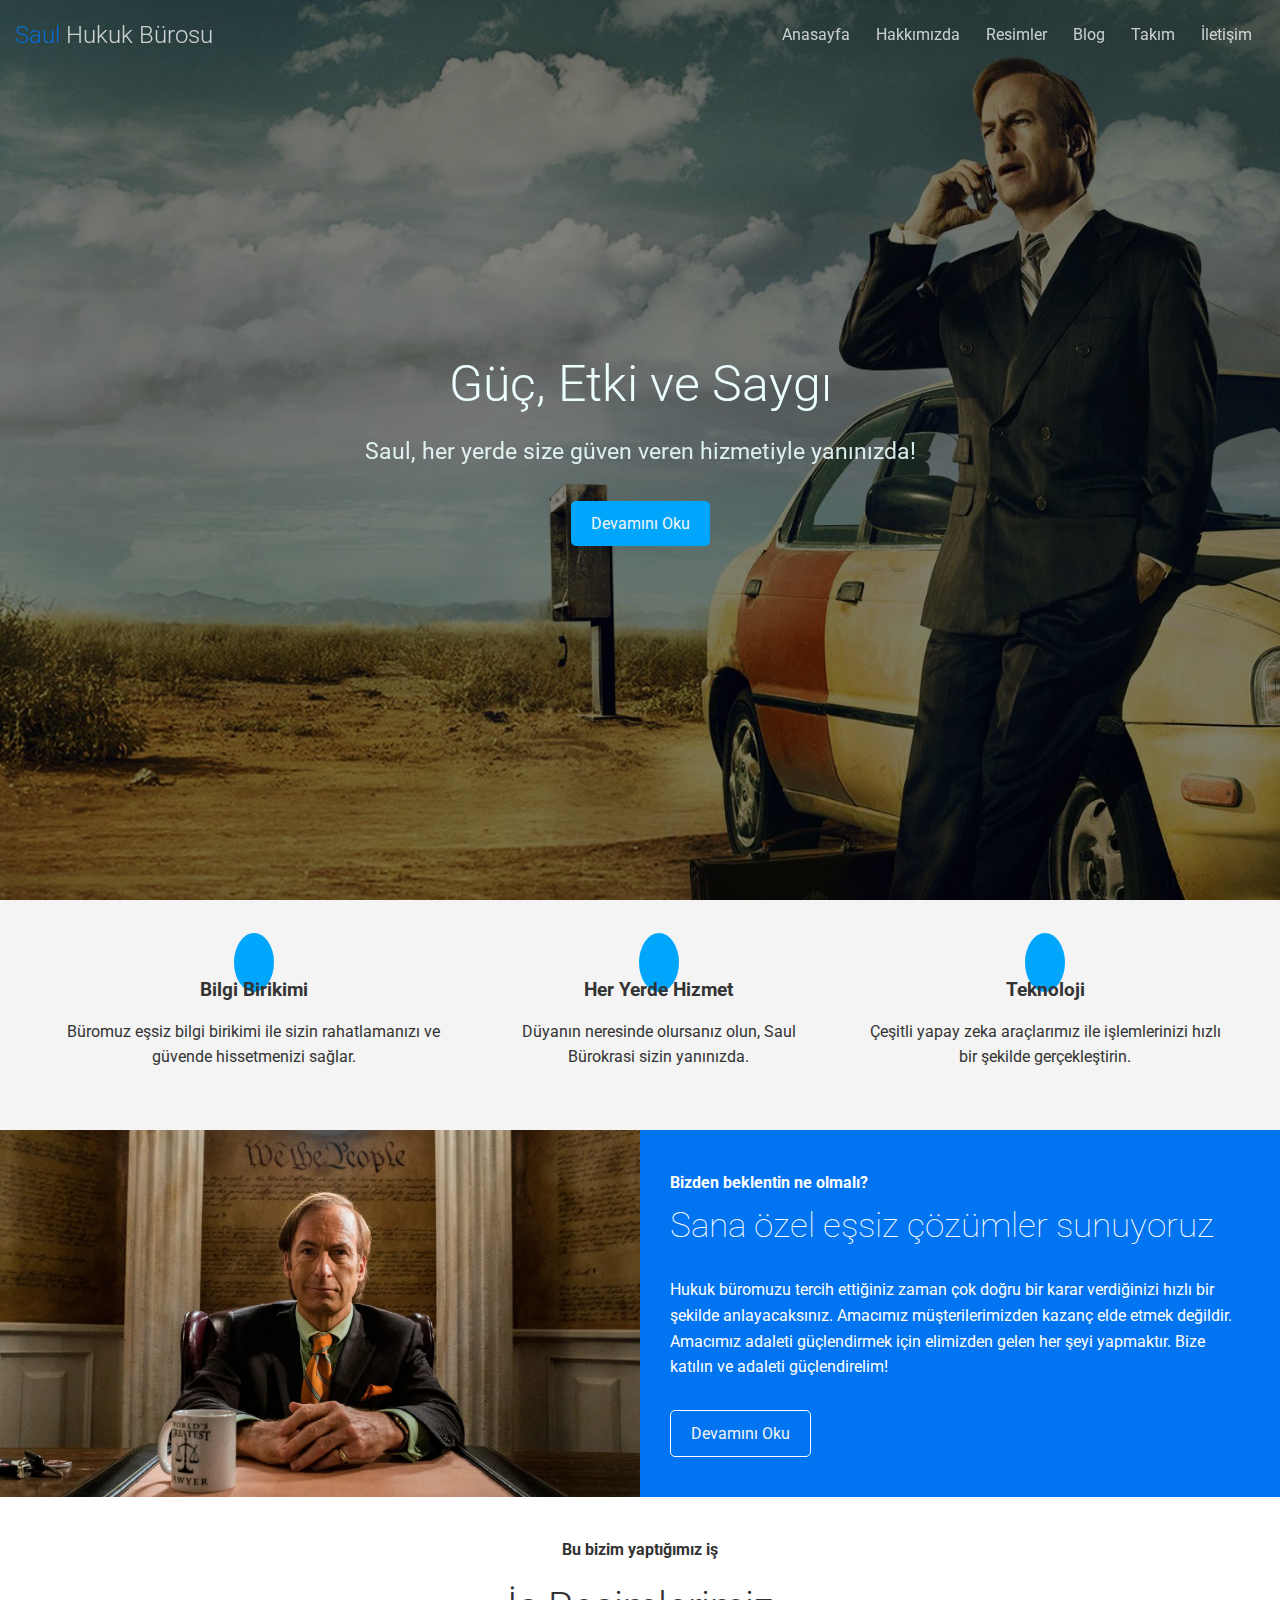
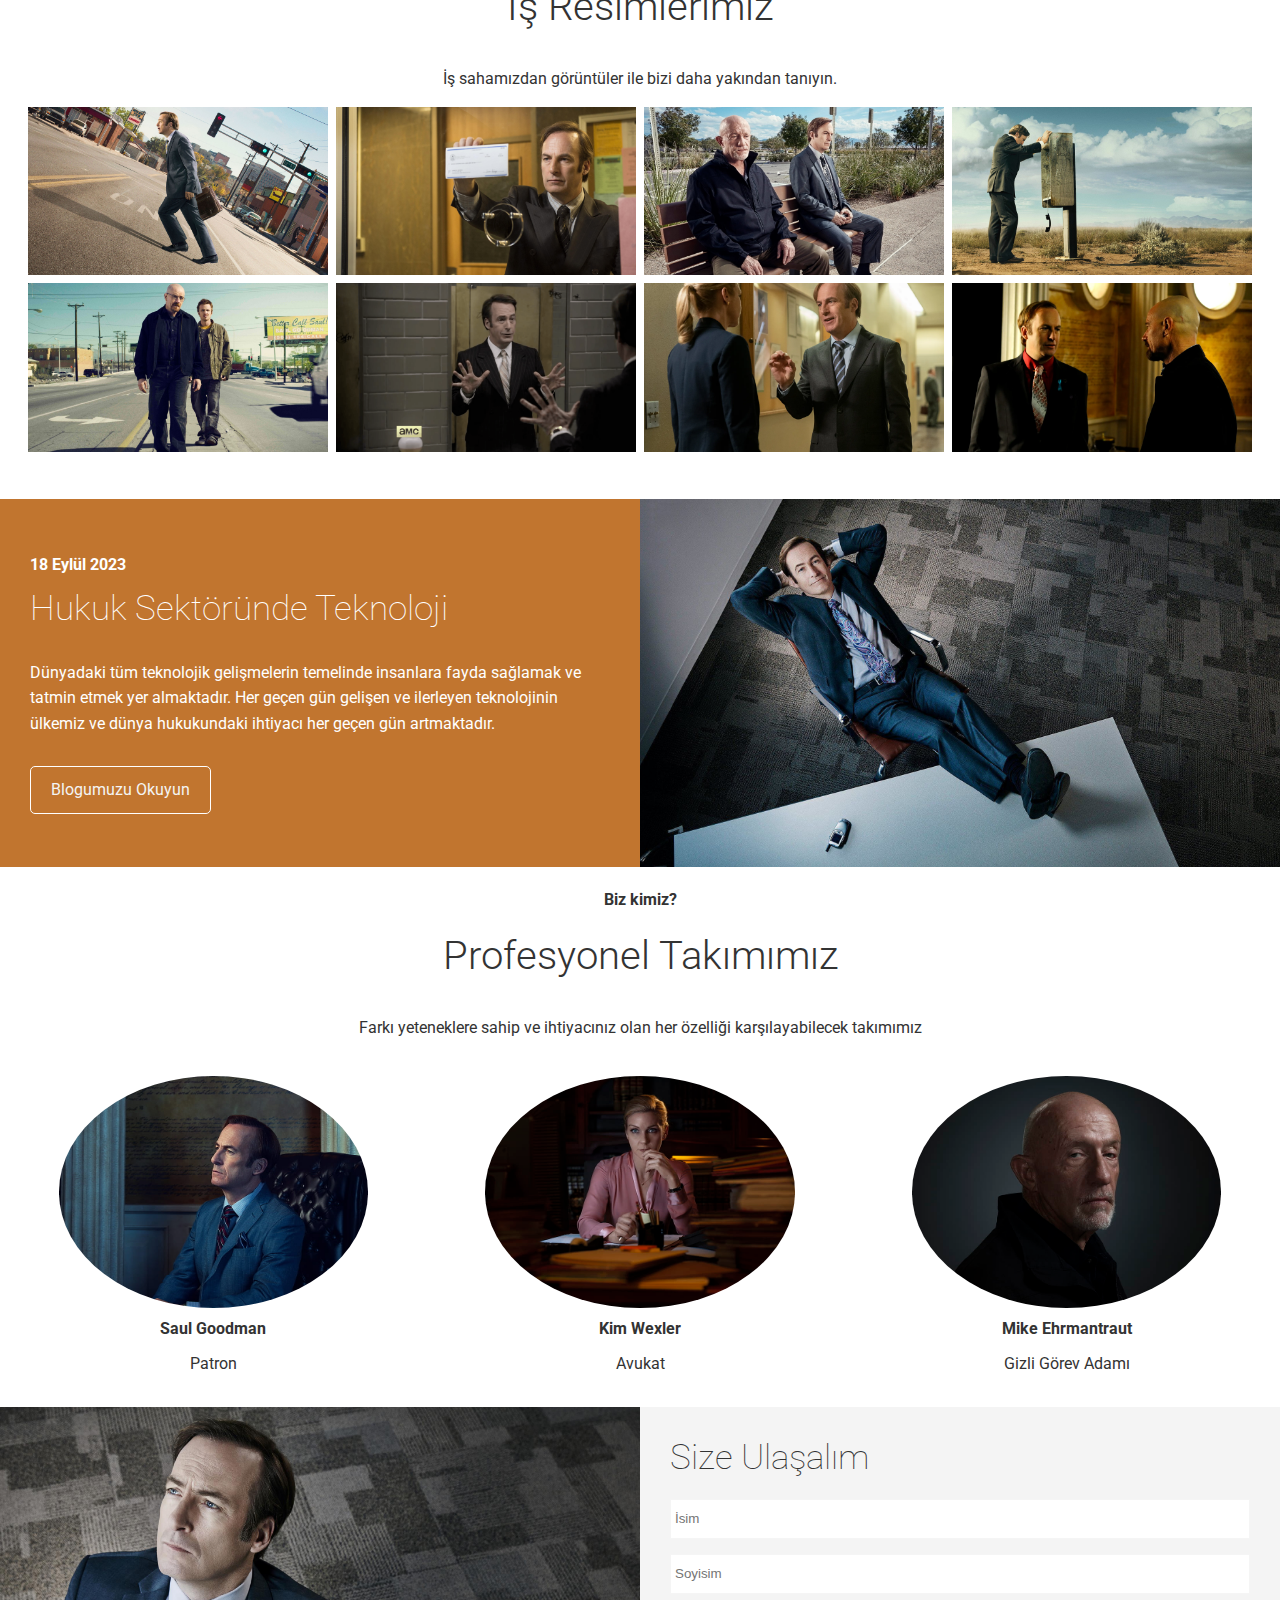
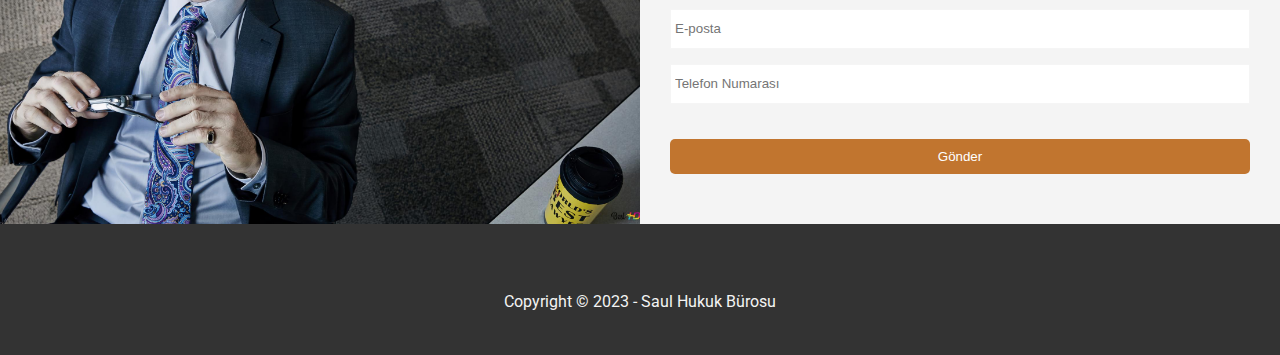
<file: index.html>
<!DOCTYPE html>
<html lang="en">
<head>
  <meta charset="UTF-8">
  <meta name="viewport" content="width=device-width, initial-scale=1.0">
  <link rel="shortcut icon" type=".image/x-icon" href="./images/favicon.ico">
  <link rel="stylesheet" href="https://cdnjs.cloudflare.com/ajax/libs/font-awesome/6.4.2/css/all.min.css" integrity="sha512-z3gLpd7yknf1YoNbCzqRKc4qyor8gaKU1qmn+CShxbuBusANI9QpRohGBreCFkKxLhei6S9CQXFEbbKuqLg0DA==" crossorigin="anonymous" referrerpolicy="no-referrer" />
  <link rel="stylesheet" href="./css/lightbox.min.css">
  <link rel="stylesheet" href="./css/style.css">
  <link rel="stylesheet" href="./css/utilities.css">
  <link rel="stylesheet" media="screen and (max-width: 840px)" href="./css/mobile.css">
  <title>Saul Hukuk Bürosu</title>
</head>
<body>
  <header class="hero">
    <div id="navbar" class="navbar top">
      <h1 class="logo"><span class="text-primary"><i class="fa-solid fa-gavel"></i>Saul</span> Hukuk Bürosu</h1>

      <nav>
        <ul>
          <li><a href="index.html">Anasayfa</a></li>
          <li><a href="#about">Hakkımızda</a></li>
          <li><a href="#pictures">Resimler</a></li>
          <li><a href="#blog">Blog</a></li>
          <li><a href="#team">Takım</a></li>
          <li><a href="#contact">İletişim</a></li>
        </ul>
      </nav>
    </div>

    <div class="content">
      <h1>Güç, Etki ve Saygı</h1>
      <P>Saul, her yerde size güven veren hizmetiyle yanınızda!</P>
      <a href="#about" class="btn"><i class="fas fa-chevron-right"></i> Devamını Oku</a>
    </div>
  </header>

  <main>
    <!-- Icons -->
    <section id="about" class="icons bg-light">
      <div class="flex-items">
        <div>
          <i class="fa-solid fa-infinity fa-2x"></i>
          <div>
            <h3>Bilgi Birikimi</h3>
            <p>Büromuz eşsiz bilgi birikimi ile sizin rahatlamanızı ve güvende hissetmenizi sağlar.</p>
          </div>
        </div>
        <div>
          <i class="fa-solid fa-plane fa-2x"></i>
          <div>
            <h3>Her Yerde Hizmet</h3>
            <p>Düyanın neresinde olursanız olun, Saul Bürokrasi sizin yanınızda.</p>
          </div>
        </div>
        <div>
          <i class="fa-solid fa-microchip fa-2x"></i>
          <div>
            <h3>Teknoloji</h3>
            <p>Çeşitli yapay zeka araçlarımız ile işlemlerinizi hızlı bir şekilde gerçekleştirin.</p>
          </div>
        </div>    
      </div>
    </section>

    <!-- About:Solutions -->
    <section class="solutions flex-columns">
      <div class="row">
        <div class="column">
          <div class="column-1">
            <img src="./images/SaulGoodman.jpg" alt="Saul Goodman">
          </div>
        </div>
        <div class="column">
          <div class="column-2 bg-primary">
            <h4>Bizden beklentin ne olmalı?</h4>
            <h2>Sana özel eşsiz çözümler sunuyoruz</h2>
            <p>Hukuk büromuzu tercih ettiğiniz zaman çok doğru bir karar verdiğinizi hızlı bir şekilde anlayacaksınız. Amacımız müşterilerimizden kazanç elde etmek değildir. Amacımız adaleti güçlendirmek için elimizden gelen her şeyi yapmaktır. Bize katılın ve adaleti güçlendirelim!</p>
            <a class="btn btn-outline" href="./expectation.html">Devamını Oku</a>
          </div>
        </div>
      </div>
    </section>

    <section id="pictures" class="pictures flex-grid section-padding">
      <header class="section-header">
        <h4>Bu bizim yaptığımız iş</h4>
        <h2>İş Resimlerimiz</h2>
        <p>İş sahamızdan görüntüler ile bizi daha yakından tanıyın.</p>
      </header>

      <div class="row">
        <div class="column">
          <a href="./images/image-1.jpg" 
          data-lightbox = "pictures" 
          data-title = "Lorem, ipsum dolor sit amet consectetur adipisicing elit. Explicabo, facere.">
          <img src="./images/image-1.jpg" alt="">
          </a>    
          <a href="./images/image-2.jpg" 
          data-lightbox = "pictures" 
          data-title = "Lorem, ipsum dolor sit amet consectetur adipisicing elit. Explicabo, facere.">
          <img src="./images/image-2.jpg" alt="">
          </a>       
        </div>
        <div class="column">
          <a href="./images/image-3.jpg" 
          data-lightbox = "pictures" 
          data-title = "Lorem, ipsum dolor sit amet consectetur adipisicing elit. Explicabo, facere.">
          <img src="./images/image-3.jpg" alt="">
          </a>    
          <a href="./images/image-4.jpg" 
          data-lightbox = "pictures" 
          data-title = "Lorem, ipsum dolor sit amet consectetur adipisicing elit. Explicabo, facere.">
          <img src="./images/image-4.jpg" alt="">
          </a>       
        </div>
        <div class="column">
          <a href="./images/image-5.jpg" 
          data-lightbox = "pictures" 
          data-title = "Lorem, ipsum dolor sit amet consectetur adipisicing elit. Explicabo, facere.">
          <img src="./images/image-5.jpg" alt="">
          </a>    
          <a href="./images/image-6.jpg" 
          data-lightbox = "pictures" 
          data-title = "Lorem, ipsum dolor sit amet consectetur adipisicing elit. Explicabo, facere.">
          <img src="./images/image-6.jpg" alt="">
          </a>       
        </div>
        <div class="column">
          <a href="./images/image-7.jpg" 
          data-lightbox = "pictures" 
          data-title = "Lorem, ipsum dolor sit amet consectetur adipisicing elit. Explicabo, facere.">
          <img src="./images/image-7.jpg" alt="">
          </a>    
          <a href="./images/image-8.jpg" 
          data-lightbox = "pictures" 
          data-title = "Lorem, ipsum dolor sit amet consectetur adipisicing elit. Explicabo, facere.">
          <img src="./images/image-8.jpg" alt="">
          </a>       
        </div>
      </div>
    </section>

    <!-- Blog -->
    <section id="blog" class="solutions flex-columns">
      <div class="row row-reverse">
        <div class="column">
          <div class="column-1">
            <img src="./images/blog.jpg" alt="Saul Goodman">
          </div>
        </div>
        <div class="column">
          <div class="column-2 bg-secondary">
            <h4>18 Eylül 2023</h4>
            <h2>Hukuk Sektöründe Teknoloji</h2>
            <p>Dünyadaki tüm teknolojik gelişmelerin temelinde insanlara fayda sağlamak ve tatmin etmek yer almaktadır. Her geçen gün gelişen ve ilerleyen teknolojinin ülkemiz ve dünya hukukundaki ihtiyacı her geçen gün artmaktadır.</p>
            <a href="blog.html" class="btn btn-outline">Blogumuzu Okuyun</a>
          </div>
        </div>
      </div>
    </section>

    <!-- Team -->
    <section id="team" class="team">
      <header class="section-header">
        <h4>Biz kimiz?</h4>
        <h2>Profesyonel Takımımız</h2>
        <p>Farkı yeteneklere sahip ve ihtiyacınız olan her özelliği karşılayabilecek takımımız</p>
      </header>

      <div class="flex-items">
        <div>
          <img src="./images/team-1.jpg" alt="Saul Goodman">
          <h4>Saul Goodman</h4>
          <p>Patron</p>
        </div>
        <div>
          <img src="./images/team-2.jpg" alt="Kim Wexler">
          <h4>Kim Wexler</h4>
          <p>Avukat</p>
        </div>
        <div>
          <img src="./images/team-3.jpg" alt="Mike Ehrmantraut">
          <h4>Mike Ehrmantraut</h4>
          <p>Gizli Görev Adamı</p>
        </div>    
      </div>
    </section>

    <!-- Contact -->
    <section id="contact" class="contact flex-columns">
      <div class="row">
        <div class="column">
          <div class="column-1">
            <img src="./images/contact.jpg" alt="Saul Goodman">
          </div>
        </div>
        <div class="column">
          <div class="column-2 bg-light">
            <h2>Size Ulaşalım</h2>
            <form action="">
              <div class="form-group">
                <input type="text" placeholder="İsim" name="İsim">
              </div>
              <div class="form-group">
                <input type="text" placeholder="Soyisim" name="Soyisim">
              </div>
              <div class="form-group">
                <input type="email" placeholder="E-posta" name="E-posta">
              </div>
              <div class="form-group">
                <input type="email" placeholder="Telefon Numarası" name="Telefon Numarası">
              </div>
              <button class="btn btn-secondary" type="submit">Gönder</button>
            </form>
          </div>
        </div>
      </div>
    </section>
  </main>

  <footer>
    <div class="footer-icons">
      <a href=""><i class="fa-brands fa-instagram fa-2x"></i></a>
      <a href=""><i class="fa-brands fa-facebook fa-2x"></i></a>
      <a href=""><i class="fa-brands fa-youtube fa-2x"></i></a>
      <a href=""><i class="fa-brands fa-twitter fa-2x"></i></a>
    </div>
    <p>Copyright &copy; 2023 - Saul Hukuk Bürosu</p>
  </footer>

  <script src="https://code.jquery.com/jquery-3.7.1.min.js" integrity="sha256-/JqT3SQfawRcv/BIHPThkBvs0OEvtFFmqPF/lYI/Cxo=" crossorigin="anonymous"></script>

  <script src="./js/lightbox.min.js"></script>

  <script>
    const navbar = document.getElementById('navbar');
    let scrolled = false;

    window.onscroll = function (){
      if (window.pageYOffset > 100) {
        navbar.classList.remove('top');
        if (!scrolled) {
          navbar.style.transform = 'translateY(-70px)'
        }
        setTimeout (function () {
          navbar.style.transform = 'translateY(0)'
          scrolled = true;
        }, 200);
      } else {
        navbar.classList.add('top');
        scrolled = false;
      }
    }

    // Smooth Scrolling
    $('#navbar a , .btn').on('click', function(e) {
      if (this.hash !== '') {
        e.preventDefault();

        const hash = this.hash;

        $('html, body').animate(
          {
            scrollTop: $(hash).offset().top - 100,
          },
          800
        );
      }
    });
  </script>
</body>
</html>
</file>
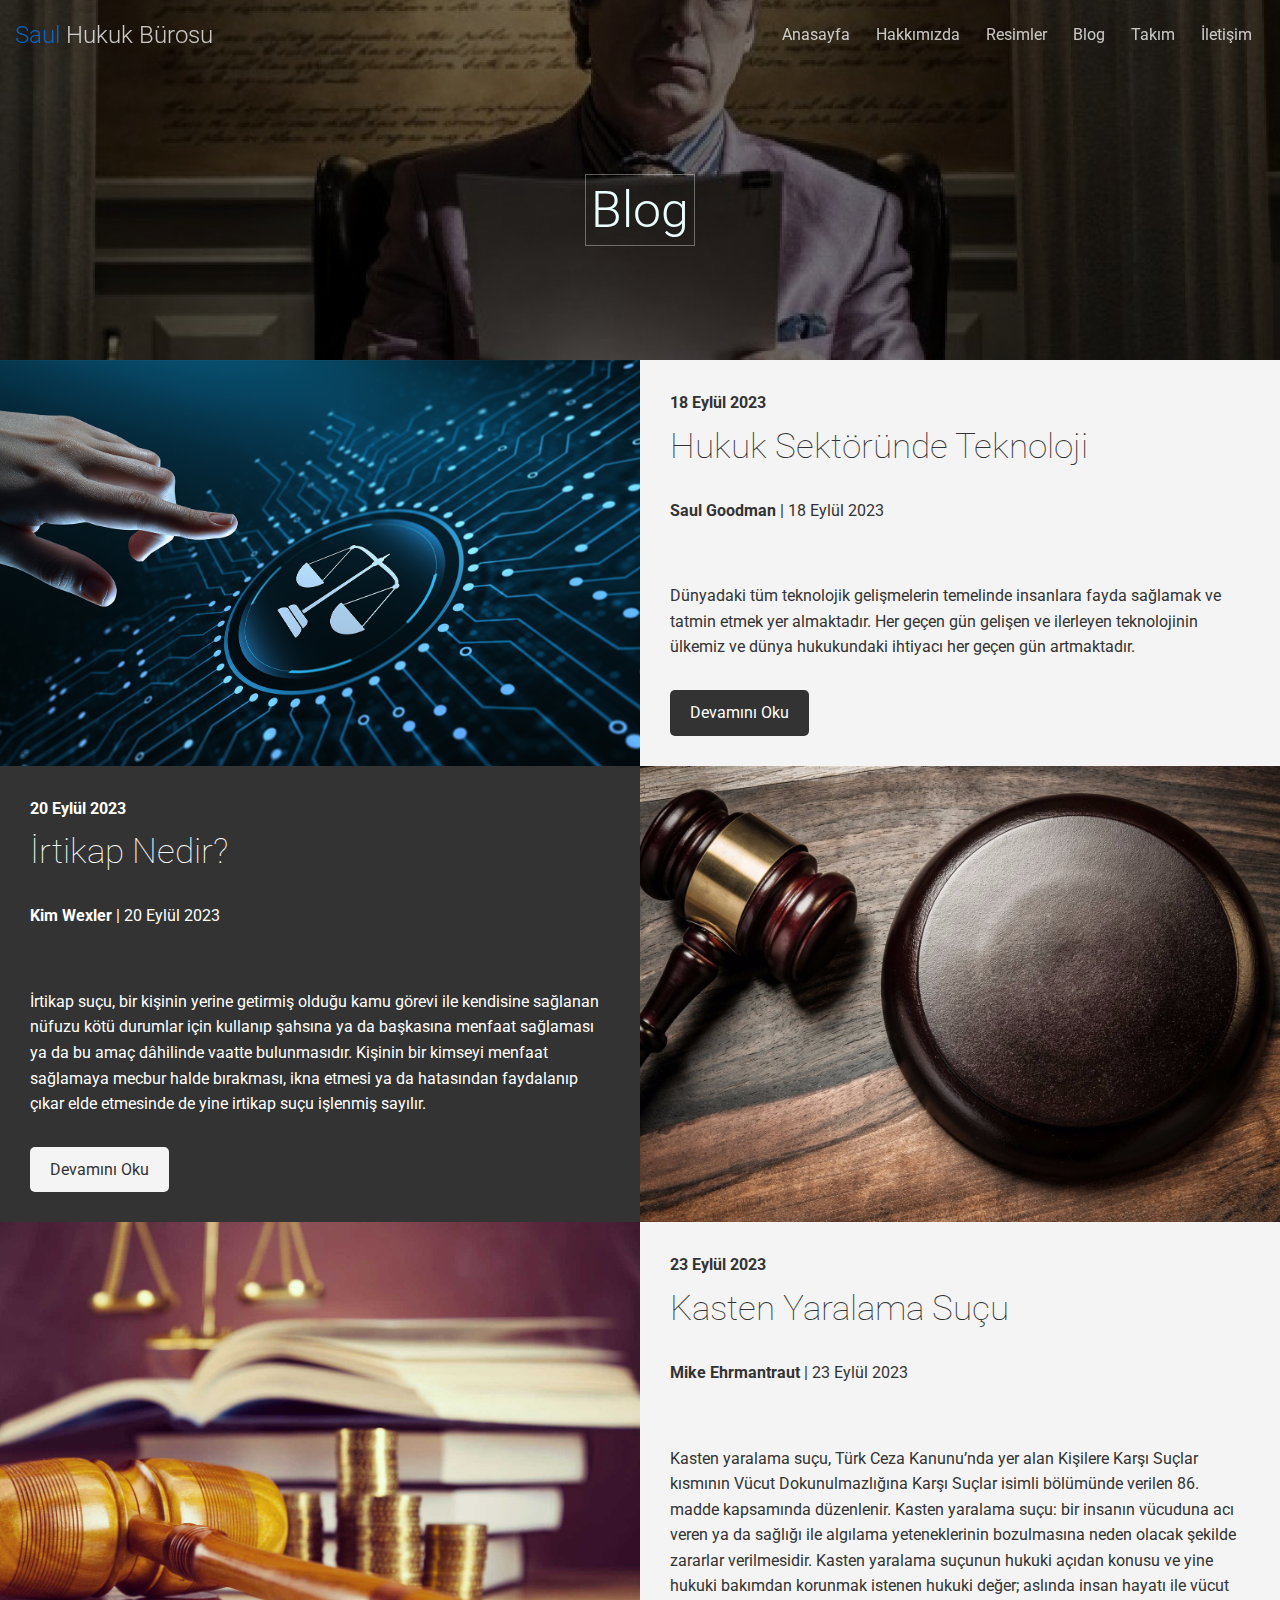
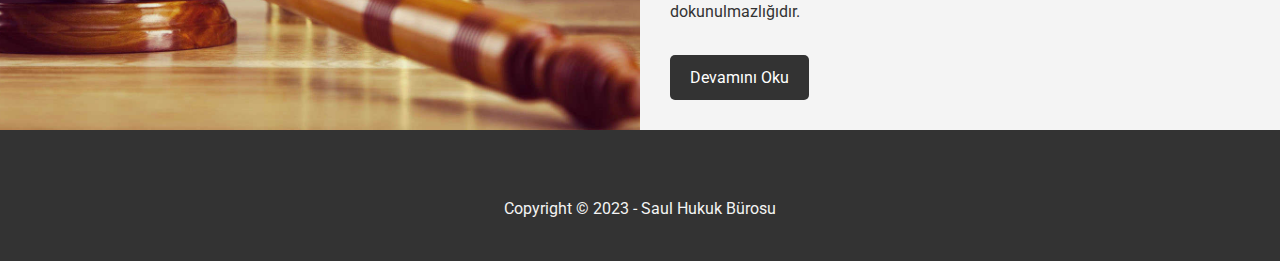
<file: blog.html>
<!DOCTYPE html>
<html lang="en">
<head>
  <meta charset="UTF-8">
  <meta name="viewport" content="width=device-width, initial-scale=1.0">
  <link rel="shortcut icon" type=".image/x-icon" href="./images/favicon.ico">
  <link rel="stylesheet" href="https://cdnjs.cloudflare.com/ajax/libs/font-awesome/6.4.2/css/all.min.css" integrity="sha512-z3gLpd7yknf1YoNbCzqRKc4qyor8gaKU1qmn+CShxbuBusANI9QpRohGBreCFkKxLhei6S9CQXFEbbKuqLg0DA==" crossorigin="anonymous" referrerpolicy="no-referrer" />
  <link rel="stylesheet" href="./css/style.css">
  <link rel="stylesheet" href="./css/utilities.css">
  <link rel="stylesheet" media="screen and (max-width: 840px)" href="./css/mobile.css">
  <title>Saul Hukuk Bürosu</title>
</head>
<body>
  <header class="hero blog">
    <div id="navbar" class="navbar top">
      <h1 class="logo"><span class="text-primary"><i class="fa-solid fa-gavel"></i>Saul</span> Hukuk Bürosu</h1>

      <nav>
        <ul>
          <li><a href="index.html">Anasayfa</a></li>
          <li><a href="index.html#about">Hakkımızda</a></li>
          <li><a href="index.html#pictures">Resimler</a></li>
          <li><a href="index.html#blog">Blog</a></li>
          <li><a href="index.html#team">Takım</a></li>
          <li><a href="index.html#contact">İletişim</a></li>
        </ul>
      </nav>
    </div>

    <div class="content">
      <h1>Blog</h1>
    </div>
  </header>

  <section id="blog-1" class="flex-columns">
    <div class="row">
      <div class="column">
        <div class="column-1">
          <img src="./images/post-1.jpg" alt="Saul Goodman">
        </div>
      </div>
      <div class="column">
        <div class="column-2 bg-light">
          <h4>18 Eylül 2023</h4>
          <h2>Hukuk Sektöründe Teknoloji</h2>
          <p><span class="bold"><i class="fa-solid fa-user"></i>Saul Goodman</span> | 18 Eylül 2023</p>
          <p>Dünyadaki tüm teknolojik gelişmelerin temelinde insanlara fayda sağlamak ve tatmin etmek yer almaktadır. Her geçen gün gelişen ve ilerleyen teknolojinin ülkemiz ve dünya hukukundaki ihtiyacı her geçen gün artmaktadır.</p>
          <a href="post.html#post-1" class="btn btn-dark">Devamını Oku</a>
        </div>
      </div>
    </div>
  </section>

  <section id="blog-2" class="flex-columns">
    <div class="row row-reverse">
      <div class="column">
        <div class="column-1">
          <img src="./images/post-2.jpg" alt="Saul Goodman">
        </div>
      </div>
      <div class="column">
        <div class="column-2 bg-dark">
          <h4>20 Eylül 2023</h4>
          <h2>İrtikap Nedir?</h2>
          <p><span class="bold"><i class="fa-solid fa-user"></i>Kim Wexler</span> | 20 Eylül 2023</p>
          <p>İrtikap suçu, bir kişinin yerine getirmiş olduğu kamu görevi ile kendisine sağlanan nüfuzu kötü durumlar için kullanıp şahsına ya da başkasına menfaat sağlaması ya da bu amaç dâhilinde vaatte bulunmasıdır. Kişinin bir kimseyi menfaat sağlamaya mecbur halde bırakması, ikna etmesi ya da hatasından faydalanıp çıkar elde etmesinde de yine irtikap suçu işlenmiş sayılır.</p>
          <a href="post.html#post-2" class="btn btn-light">Devamını Oku</a>
        </div>
      </div>
    </div>
  </section>

  <section id="blog-3" class="flex-columns">
    <div class="row">
      <div class="column">
        <div class="column-1">
          <img src="./images/post-3.jpg" alt="Saul Goodman">
        </div>
      </div>
      <div class="column">
        <div class="column-2 bg-light">
          <h4>23 Eylül 2023</h4>
          <h2>Kasten Yaralama Suçu</h2>
          <p><span class="bold"><i class="fa-solid fa-user"></i>Mike Ehrmantraut</span> | 23 Eylül 2023</p>
          <p>Kasten yaralama suçu, Türk Ceza Kanunu’nda yer alan Kişilere Karşı Suçlar kısmının Vücut Dokunulmazlığına Karşı Suçlar isimli bölümünde verilen 86. madde kapsamında düzenlenir. Kasten yaralama suçu: bir insanın vücuduna acı veren ya da sağlığı ile algılama yeteneklerinin bozulmasına neden olacak şekilde zararlar verilmesidir. Kasten yaralama suçunun hukuki açıdan konusu ve yine hukuki bakımdan korunmak istenen hukuki değer; aslında insan hayatı ile vücut dokunulmazlığıdır.</p>
          <a href="post.html#post-3" class="btn btn-dark">Devamını Oku</a>
        </div>
      </div>
    </div>
  </section>

  <footer>
    <div class="footer-icons">
      <a href=""><i class="fa-brands fa-instagram fa-2x"></i></a>
      <a href=""><i class="fa-brands fa-facebook fa-2x"></i></a>
      <a href=""><i class="fa-brands fa-youtube fa-2x"></i></a>
      <a href=""><i class="fa-brands fa-twitter fa-2x"></i></a>
    </div>
    <p>Copyright &copy; 2023 - Saul Hukuk Bürosu</p>
  </footer>

  <script>
    const navbar = document.getElementById('navbar');
    let scrolled = false;

    window.onscroll = function (){
      if (window.pageYOffset > 100) {
        navbar.classList.remove('top');
        if (!scrolled) {
          navbar.style.transform = 'translateY(-70px)'
        }
        setTimeout (function () {
          navbar.style.transform = 'translateY(0)'
          scrolled = true;
        }, 200);
      } else {
        navbar.classList.add('top');
        scrolled = false;
      }
    }
  </script>
</body>
</html>
</file>
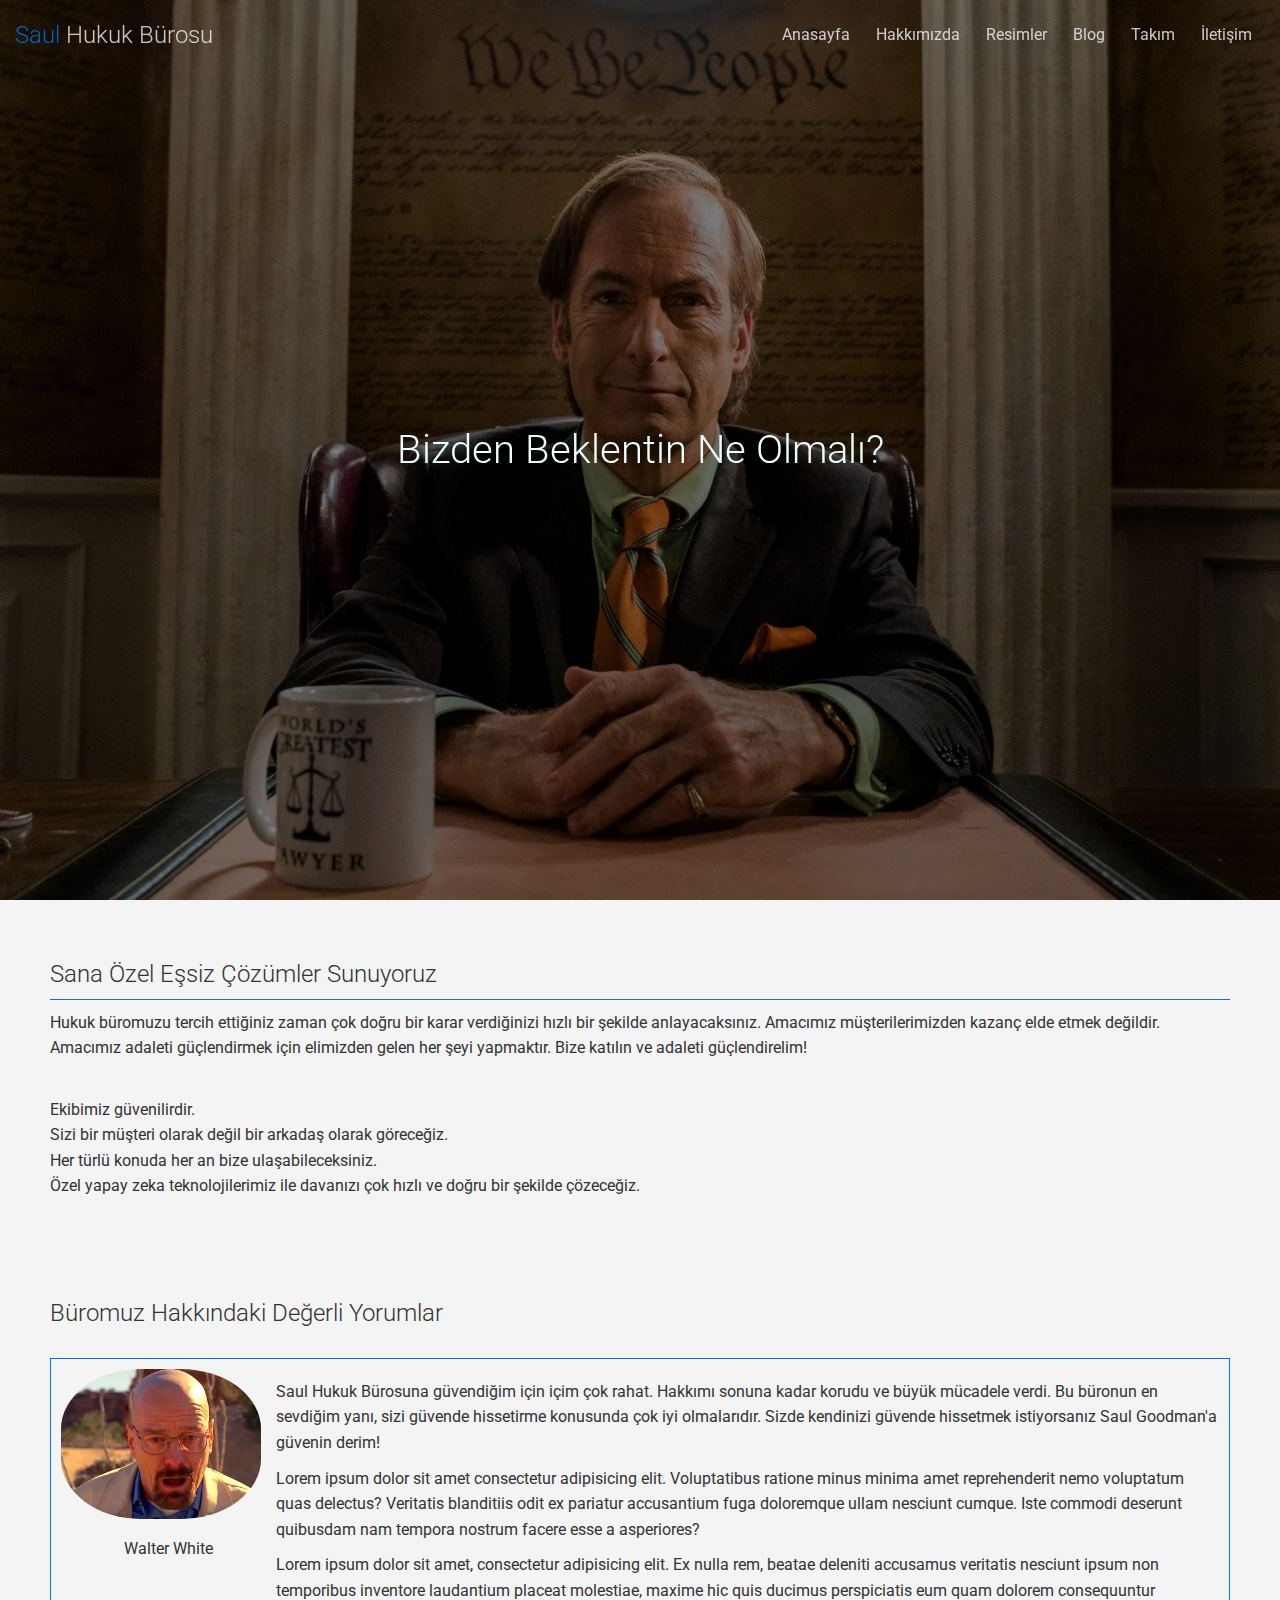
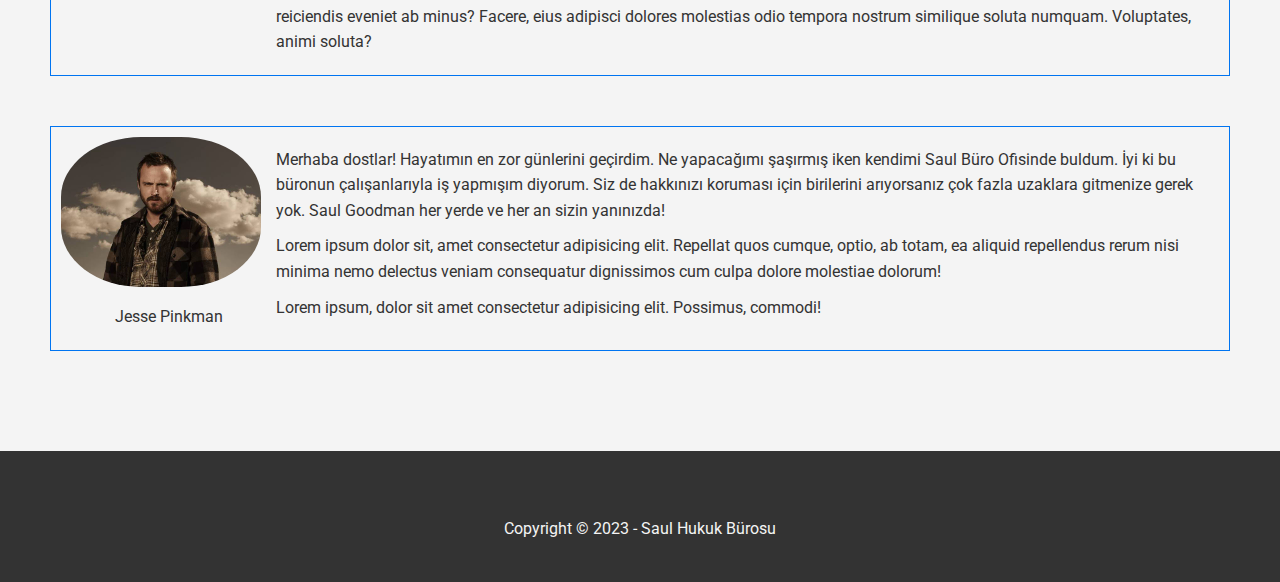
<file: expectation.html>
<!DOCTYPE html>
<html lang="en">
<head>
  <meta charset="UTF-8">
  <meta name="viewport" content="width=device-width, initial-scale=1.0">
  <link rel="shortcut icon" type=".image/x-icon" href="./images/favicon.ico">
  <link rel="stylesheet" href="https://cdnjs.cloudflare.com/ajax/libs/font-awesome/6.4.2/css/all.min.css" integrity="sha512-z3gLpd7yknf1YoNbCzqRKc4qyor8gaKU1qmn+CShxbuBusANI9QpRohGBreCFkKxLhei6S9CQXFEbbKuqLg0DA==" crossorigin="anonymous" referrerpolicy="no-referrer" />
  <link rel="stylesheet" href="./css/style.css">
  <link rel="stylesheet" href="./css/utilities.css">
  <link rel="stylesheet" media="screen and (max-width: 840px)" href="./css/mobile.css">
  <title>Saul Hukuk Bürosu</title>
</head>
<body>
  <header class="hero expectation">
    <div id="navbar" class="navbar top">
      <h1 class="logo"><span class="text-primary"><i class="fa-solid fa-gavel"></i>Saul</span> Hukuk Bürosu</h1>

      <nav>
        <ul>
          <li><a href="index.html">Anasayfa</a></li>
          <li><a href="index.html#about">Hakkımızda</a></li>
          <li><a href="index.html#pictures">Resimler</a></li>
          <li><a href="index.html#blog">Blog</a></li>
          <li><a href="index.html#team">Takım</a></li>
          <li><a href="index.html#contact">İletişim</a></li>
        </ul>
      </nav>
    </div>

    <div class="content">
      <h2>Bizden Beklentin Ne Olmalı?</h2>
    </div>
  </header>

  <section class="explanation">
    <div class="container bg-light">
      <h2>Sana Özel Eşsiz Çözümler Sunuyoruz</h2>
      <p>Hukuk büromuzu tercih ettiğiniz zaman çok doğru bir karar verdiğinizi hızlı bir şekilde anlayacaksınız. Amacımız müşterilerimizden kazanç elde etmek değildir. Amacımız adaleti güçlendirmek için elimizden gelen her şeyi yapmaktır. Bize katılın ve adaleti güçlendirelim!</p>
      <br>
      <ul>
        <li><i class="fas fa-chevron-right"></i> Ekibimiz güvenilirdir.</li>
        <li><i class="fas fa-chevron-right"></i> Sizi bir müşteri olarak değil bir arkadaş olarak göreceğiz.</li>
        <li><i class="fas fa-chevron-right"></i> Her türlü konuda her an bize ulaşabileceksiniz.</li>
        <li><i class="fas fa-chevron-right"></i> Özel yapay zeka teknolojilerimiz ile davanızı çok hızlı ve doğru bir şekilde çözeceğiz.</li>
      </ul>
    </div>
  </section>

  <section class="comments">
    <div class="container bg-light">
      <h2>Büromuz Hakkındaki Değerli Yorumlar</h2>
      <div class="person">
        <div class="person-photo">
          <img src="./images/walter-white.jpg" alt="Walter White">
          <p>Walter White</p>
        </div>  
        <div class="message">
          <p>Saul Hukuk Bürosuna güvendiğim için içim çok rahat. Hakkımı sonuna kadar korudu ve büyük mücadele verdi. Bu büronun en sevdiğim yanı, sizi güvende hissetirme konusunda çok iyi olmalarıdır. Sizde kendinizi güvende hissetmek istiyorsanız Saul Goodman'a güvenin derim!</p>
          <p>Lorem ipsum dolor sit amet consectetur adipisicing elit. Voluptatibus ratione minus minima amet reprehenderit nemo voluptatum quas delectus? Veritatis blanditiis odit ex pariatur accusantium fuga doloremque ullam nesciunt cumque. Iste commodi deserunt quibusdam nam tempora nostrum facere esse a asperiores?</p>
          <p>Lorem ipsum dolor sit amet, consectetur adipisicing elit. Ex nulla rem, beatae deleniti accusamus veritatis nesciunt ipsum non temporibus inventore laudantium placeat molestiae, maxime hic quis ducimus perspiciatis eum quam dolorem consequuntur reiciendis eveniet ab minus? Facere, eius adipisci dolores molestias odio tempora nostrum similique soluta numquam. Voluptates, animi soluta?</p>
        </div>    
        
      </div>
      <div class="person">
        <div class="person-photo">
          <img src="./images/jesse-pinkman.jpg" alt="Jesse Pinkman">
          <p>Jesse Pinkman</p>
        </div>    
        <div class="message">
          <p>Merhaba dostlar! Hayatımın en zor günlerini geçirdim. Ne yapacağımı şaşırmış iken kendimi Saul Büro Ofisinde buldum. İyi ki bu büronun çalışanlarıyla iş yapmışım diyorum. Siz de hakkınızı koruması için birilerini arıyorsanız çok fazla uzaklara gitmenize gerek yok. Saul Goodman her yerde ve her an sizin yanınızda!</p>
          <p>Lorem ipsum dolor sit, amet consectetur adipisicing elit. Repellat quos cumque, optio, ab totam, ea aliquid repellendus rerum nisi minima nemo delectus veniam consequatur dignissimos cum culpa dolore molestiae dolorum!</p>
          <p>Lorem ipsum, dolor sit amet consectetur adipisicing elit. Possimus, commodi!</p>
        </div>
        
      </div>
    </div>
  </section>

  <footer>
    <div class="footer-icons">
      <a href=""><i class="fa-brands fa-instagram fa-2x"></i></a>
      <a href=""><i class="fa-brands fa-facebook fa-2x"></i></a>
      <a href=""><i class="fa-brands fa-youtube fa-2x"></i></a>
      <a href=""><i class="fa-brands fa-twitter fa-2x"></i></a>
    </div>
    <p>Copyright &copy; 2023 - Saul Hukuk Bürosu</p>
  </footer>

  <script>
    const navbar = document.getElementById('navbar');
    let scrolled = false;

    window.onscroll = function (){
      if (window.pageYOffset > 100) {
        navbar.classList.remove('top');
        if (!scrolled) {
          navbar.style.transform = 'translateY(-70px)'
        }
        setTimeout (function () {
          navbar.style.transform = 'translateY(0)'
          scrolled = true;
        }, 200);
      } else {
        navbar.classList.add('top');
        scrolled = false;
      }
    }
  </script>
</body>
</html>
</file>
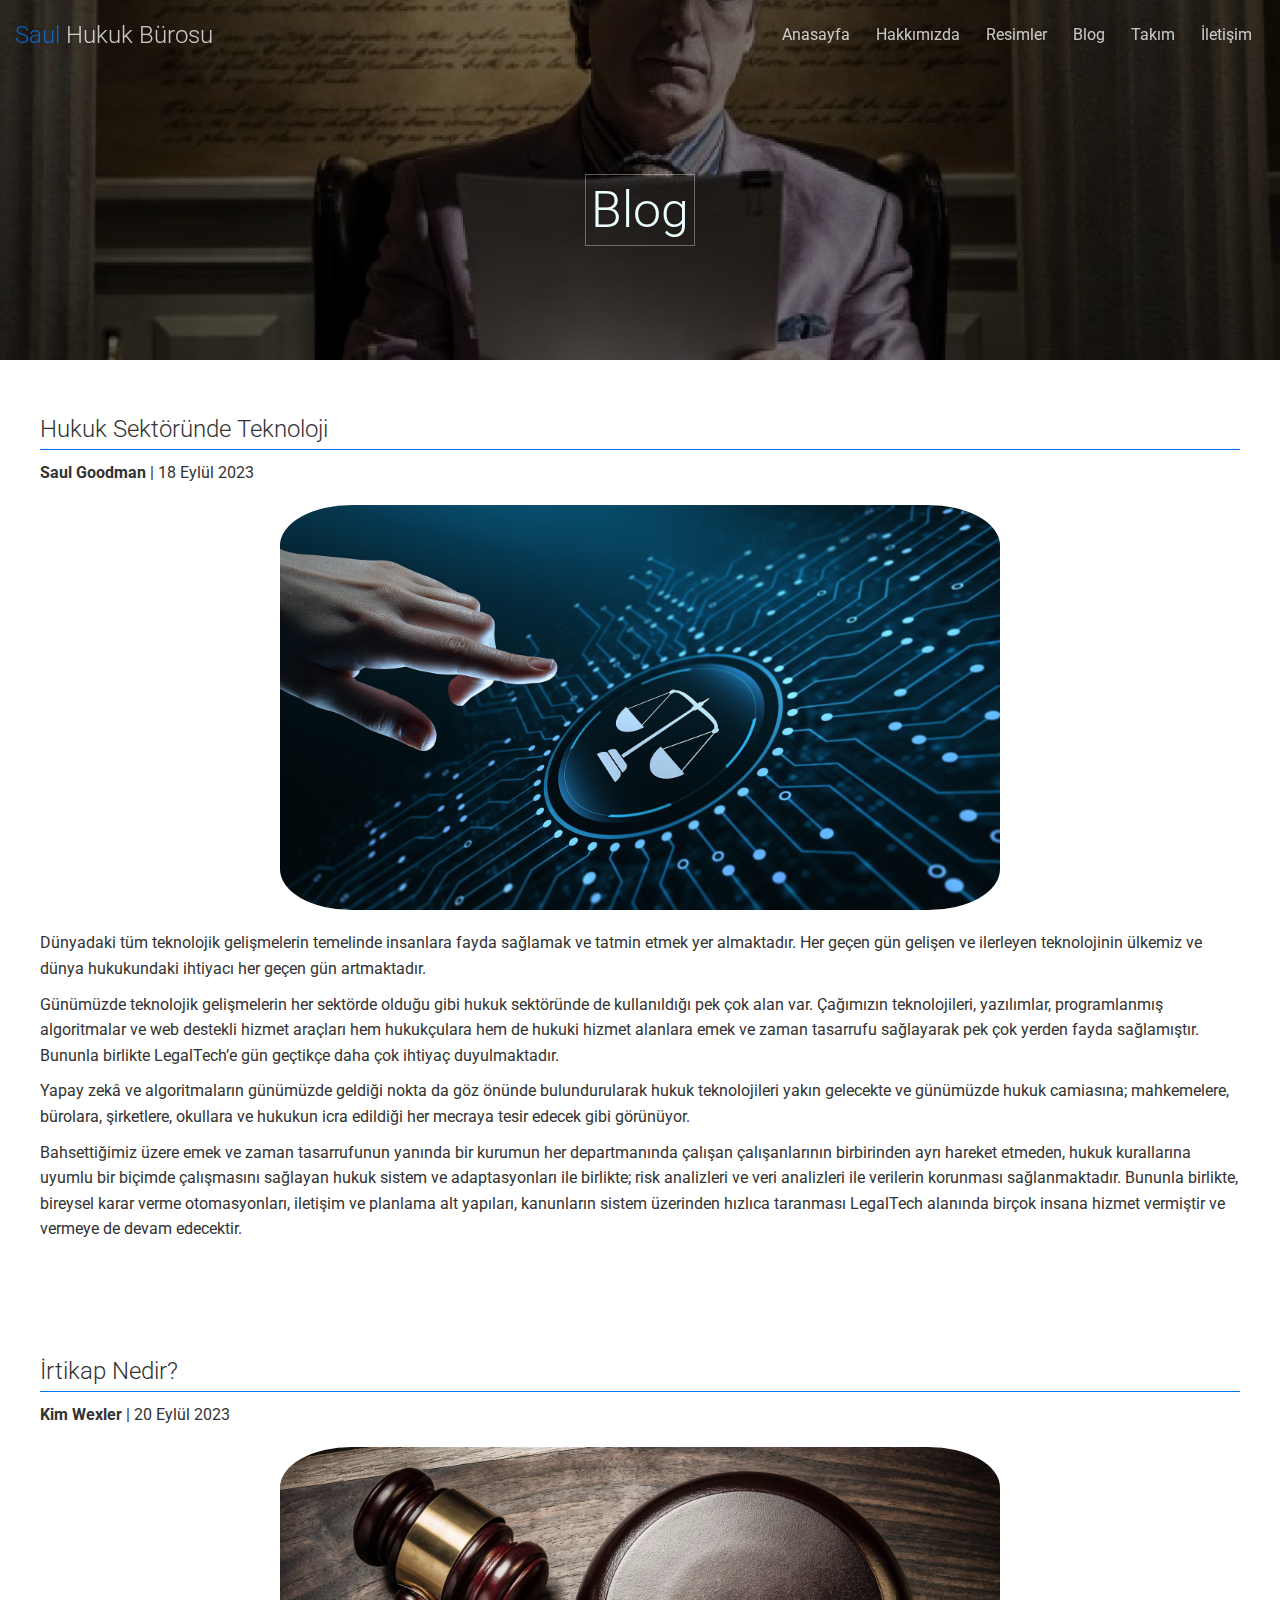
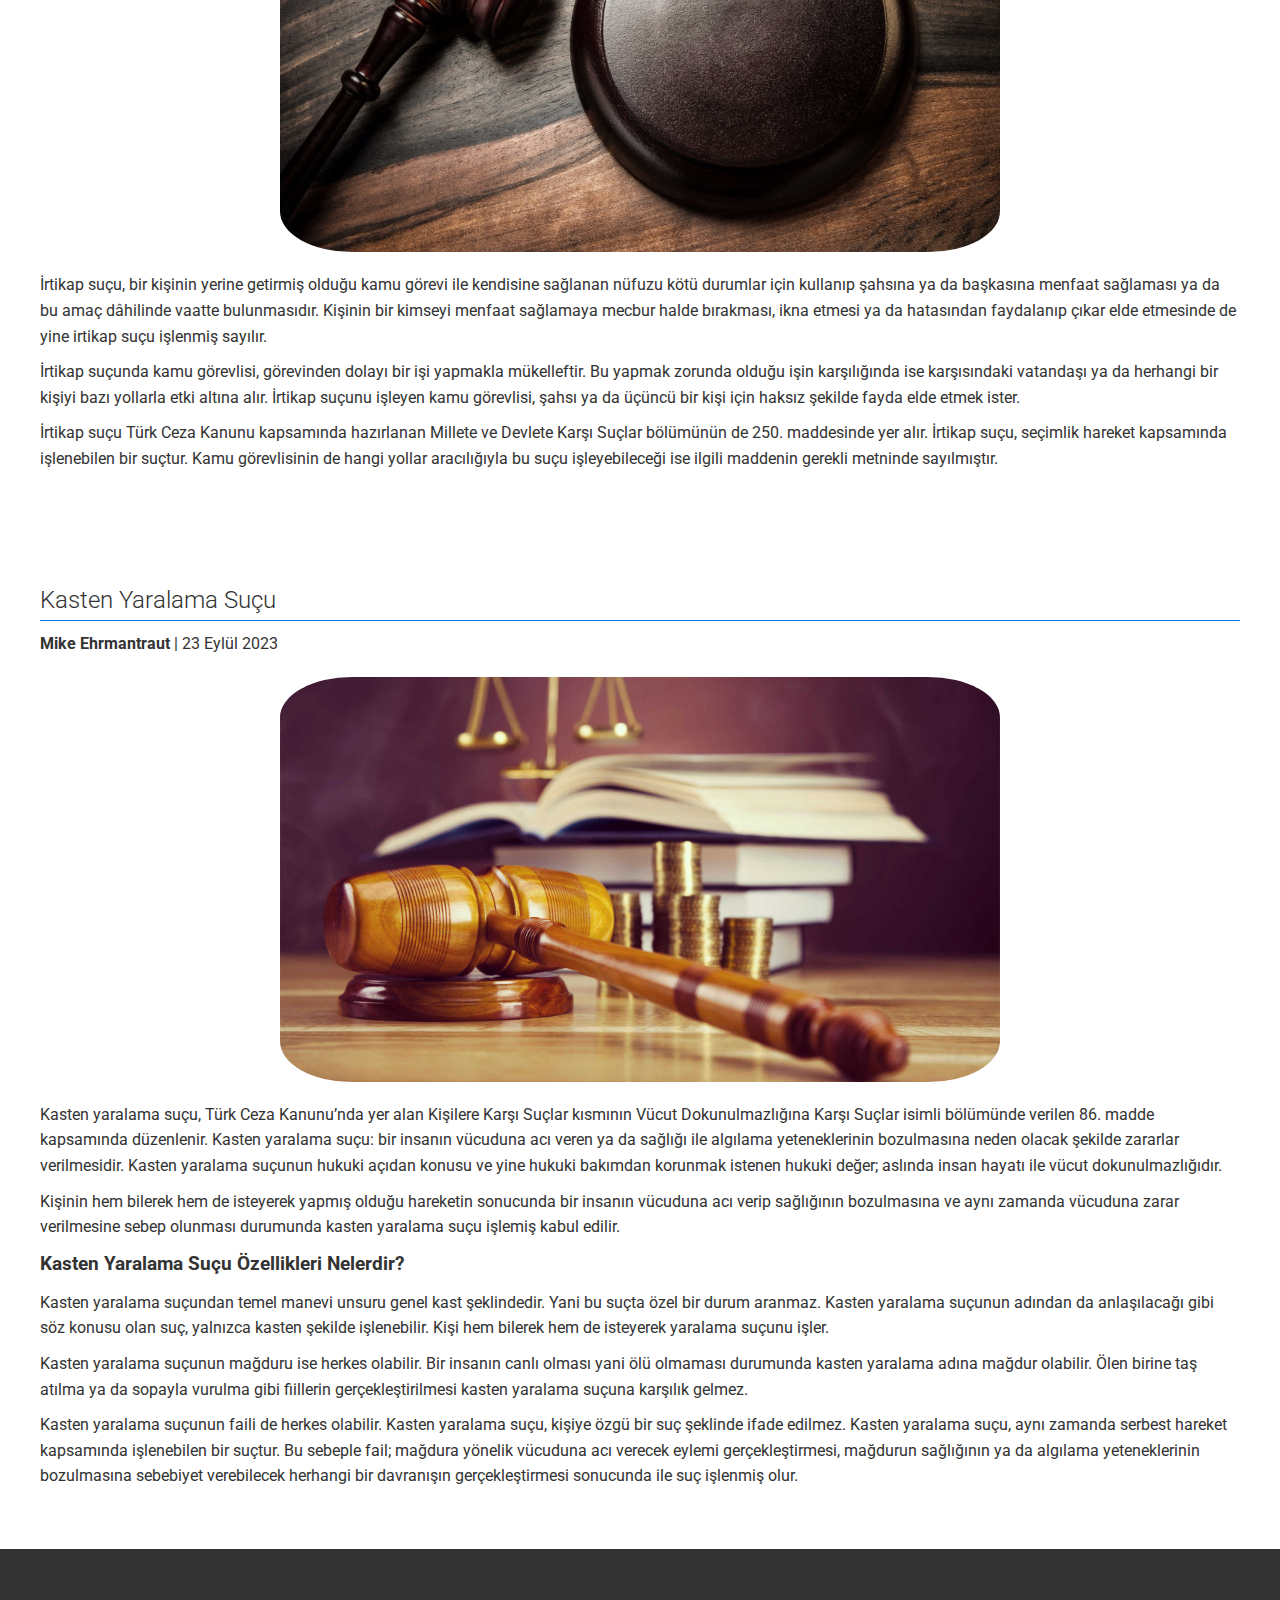
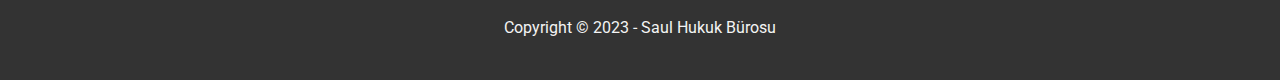
<file: post.html>
<!DOCTYPE html>
<html lang="en">
<head>
  <meta charset="UTF-8">
  <meta name="viewport" content="width=device-width, initial-scale=1.0">
  <link rel="shortcut icon" type=".image/x-icon" href="./images/favicon.ico">
  <link rel="stylesheet" href="https://cdnjs.cloudflare.com/ajax/libs/font-awesome/6.4.2/css/all.min.css" integrity="sha512-z3gLpd7yknf1YoNbCzqRKc4qyor8gaKU1qmn+CShxbuBusANI9QpRohGBreCFkKxLhei6S9CQXFEbbKuqLg0DA==" crossorigin="anonymous" referrerpolicy="no-referrer" />
  <link rel="stylesheet" href="./css/style.css">
  <link rel="stylesheet" href="./css/utilities.css">
  <link rel="stylesheet" media="screen and (max-width: 840px)" href="./css/mobile.css">
  <title>Saul Hukuk Bürosu</title>
</head>
<body>
  <header class="hero blog">
    <div id="navbar" class="navbar top">
      <h1 class="logo"><span class="text-primary"><i class="fa-solid fa-gavel"></i>Saul</span> Hukuk Bürosu</h1>

      <nav>
        <ul>
          <li><a href="index.html">Anasayfa</a></li>
          <li><a href="index.html#about">Hakkımızda</a></li>
          <li><a href="index.html#pictures">Resimler</a></li>
          <li><a href="index.html#blog">Blog</a></li>
          <li><a href="index.html#team">Takım</a></li>
          <li><a href="index.html#contact">İletişim</a></li>
        </ul>
      </nav>
    </div>

    <div class="content">
      <h1>Blog</h1>
    </div>
  </header>

  <main>
    <section id="post-1" class="post">
      <h2>Hukuk Sektöründe Teknoloji</h2>
      <p><span class="bold"><i class="fa-solid fa-user"></i>Saul Goodman</span> | 18 Eylül 2023</p>
      <img src="./images/post-1.jpg" alt="">
      <p>Dünyadaki tüm teknolojik gelişmelerin temelinde insanlara fayda sağlamak ve tatmin etmek yer almaktadır. Her geçen gün gelişen ve ilerleyen teknolojinin ülkemiz ve dünya hukukundaki ihtiyacı her geçen gün artmaktadır.</p>
      <p>Günümüzde teknolojik gelişmelerin her sektörde olduğu gibi hukuk sektöründe de kullanıldığı pek çok alan var. Çağımızın teknolojileri, yazılımlar, programlanmış algoritmalar ve web destekli hizmet araçları  hem hukukçulara hem de hukuki hizmet alanlara emek ve zaman tasarrufu sağlayarak pek çok yerden fayda sağlamıştır. Bununla birlikte LegalTech’e gün geçtikçe daha çok ihtiyaç duyulmaktadır.</p>
      <p>Yapay zekâ ve algoritmaların günümüzde geldiği nokta da göz önünde bulundurularak hukuk teknolojileri yakın gelecekte ve günümüzde hukuk camiasına; mahkemelere, bürolara, şirketlere, okullara ve hukukun icra edildiği her mecraya tesir edecek gibi görünüyor.</p>
      <p>Bahsettiğimiz üzere emek ve zaman tasarrufunun yanında bir kurumun her departmanında çalışan çalışanlarının birbirinden ayrı hareket etmeden, hukuk kurallarına uyumlu bir biçimde çalışmasını sağlayan hukuk sistem ve adaptasyonları ile birlikte; risk analizleri ve veri analizleri ile verilerin korunması sağlanmaktadır. Bununla birlikte, bireysel karar verme otomasyonları, iletişim ve planlama alt yapıları, kanunların sistem üzerinden hızlıca taranması LegalTech alanında birçok insana hizmet vermiştir ve vermeye de devam edecektir.</p>
    </section>

    <section id="post-2" class="post">
      <h2>İrtikap Nedir?</h2>
      <p><span class="bold"><i class="fa-solid fa-user"></i>Kim Wexler</span> | 20 Eylül 2023</p>
      <img src="./images/post-2.jpg" alt="">
      <p>İrtikap suçu, bir kişinin yerine getirmiş olduğu kamu görevi ile kendisine sağlanan nüfuzu kötü durumlar için kullanıp şahsına ya da başkasına menfaat sağlaması ya da bu amaç dâhilinde vaatte bulunmasıdır. Kişinin bir kimseyi menfaat sağlamaya mecbur halde bırakması, ikna etmesi ya da hatasından faydalanıp çıkar elde etmesinde de yine irtikap suçu işlenmiş sayılır.</p>
      <p>İrtikap suçunda kamu görevlisi, görevinden dolayı bir işi yapmakla mükelleftir. Bu yapmak zorunda olduğu işin karşılığında ise karşısındaki vatandaşı ya da herhangi bir kişiyi bazı yollarla etki altına alır. İrtikap suçunu işleyen kamu görevlisi, şahsı ya da üçüncü bir kişi için haksız şekilde fayda elde etmek ister.</p>
      <p>İrtikap suçu Türk Ceza Kanunu kapsamında hazırlanan Millete ve Devlete Karşı Suçlar bölümünün de 250. maddesinde yer alır. İrtikap suçu, seçimlik hareket kapsamında işlenebilen bir suçtur. Kamu görevlisinin de hangi yollar aracılığıyla bu suçu işleyebileceği ise ilgili maddenin gerekli metninde sayılmıştır.</p>
    </section>

    <section id="post-3" class="post">
      <h2>Kasten Yaralama Suçu</h2>
      <p><span class="bold"><i class="fa-solid fa-user"></i>Mike Ehrmantraut</span> | 23 Eylül 2023</p>
      <img src="./images/post-3.jpg" alt="">
      <p>Kasten yaralama suçu, Türk Ceza Kanunu’nda yer alan Kişilere Karşı Suçlar kısmının Vücut Dokunulmazlığına Karşı Suçlar isimli bölümünde verilen 86. madde kapsamında düzenlenir. Kasten yaralama suçu: bir insanın vücuduna acı veren ya da sağlığı ile algılama yeteneklerinin bozulmasına neden olacak şekilde zararlar verilmesidir. Kasten yaralama suçunun hukuki açıdan konusu ve yine hukuki bakımdan korunmak istenen hukuki değer; aslında insan hayatı ile vücut dokunulmazlığıdır.</p>
      <p>Kişinin hem bilerek hem de isteyerek yapmış olduğu hareketin sonucunda bir insanın vücuduna acı verip sağlığının bozulmasına ve aynı zamanda vücuduna zarar verilmesine sebep olunması durumunda kasten yaralama suçu işlemiş kabul edilir.</p>
      <h3>Kasten Yaralama Suçu Özellikleri Nelerdir? </h3>
      <p>Kasten yaralama suçundan temel manevi unsuru genel kast şeklindedir. Yani bu suçta özel bir durum aranmaz. Kasten yaralama suçunun adından da anlaşılacağı gibi söz konusu olan suç, yalnızca kasten şekilde işlenebilir. Kişi hem bilerek hem de isteyerek yaralama suçunu işler.</p>
      <p>Kasten yaralama suçunun mağduru ise herkes olabilir. Bir insanın canlı olması yani ölü olmaması durumunda kasten yaralama adına mağdur olabilir. Ölen birine taş atılma ya da sopayla vurulma gibi fiillerin gerçekleştirilmesi kasten yaralama suçuna karşılık gelmez.</p>
      <p>Kasten yaralama suçunun faili de herkes olabilir. Kasten yaralama suçu, kişiye özgü bir suç şeklinde ifade edilmez. Kasten yaralama suçu, aynı zamanda serbest hareket kapsamında işlenebilen bir suçtur. Bu sebeple fail; mağdura yönelik vücuduna acı verecek eylemi gerçekleştirmesi, mağdurun sağlığının ya da algılama yeteneklerinin bozulmasına sebebiyet verebilecek herhangi bir davranışın gerçekleştirmesi sonucunda ile suç işlenmiş olur.</p>
    </section>
  </main>

  <footer>
    <div class="footer-icons">
      <a href=""><i class="fa-brands fa-instagram fa-2x"></i></a>
      <a href=""><i class="fa-brands fa-facebook fa-2x"></i></a>
      <a href=""><i class="fa-brands fa-youtube fa-2x"></i></a>
      <a href=""><i class="fa-brands fa-twitter fa-2x"></i></a>
    </div>
    <p>Copyright &copy; 2023 - Saul Hukuk Bürosu</p>
  </footer>

  <script>
    const navbar = document.getElementById('navbar');
    let scrolled = false;

    window.onscroll = function (){
      if (window.pageYOffset > 100) {
        navbar.classList.remove('top');
        if (!scrolled) {
          navbar.style.transform = 'translateY(-70px)'
        }
        setTimeout (function () {
          navbar.style.transform = 'translateY(0)'
          scrolled = true;
        }, 200);
      } else {
        navbar.classList.add('top');
        scrolled = false;
      }
    }
  </script>
</body>
</html>
</file>
<file: css/style.css>
@import url('https://fonts.googleapis.com/css2?family=Roboto:wght@300;400&display=swap');

* {
  margin: 0;
  padding: 0;
  box-sizing: border-box;
}

body {
  font-family: 'Roboto', sans-serif;
  line-height: 1.6;
  color: #f4f4f4;
}

a {
  text-decoration: none;
  color: #f4f4f4;
}

ul {
  list-style: none;
}

h1, h2 {
  font-weight: 300;
  line-height: 1.2;
}

p {
  margin: 10px 0;
}

img {
  width: 100%;
}

/* Navbar */
.navbar {
  background-color: #333;
  opacity: 0.8;
  height: 70px;
  display: flex;
  justify-content: space-between;
  align-items: center;
  text-align: center;
  padding: 0 15px;
  width: 100%;
  position: fixed;
  transition: 0.5s;
}

.navbar.top {
  background: transparent;
}

.navbar ul {
  display: flex;
}

.navbar a {
  padding: 10px 13px;
}

.navbar a:hover {
  border-bottom: 2px solid #0074f1;
}

.navbar .logo {
  font-size: 1.5rem;
}

/* Header */
.hero {
  background: url('../images/showcase.jpg') no-repeat center center/cover;
  height: 100vh;
  position: relative;
}

.hero .content {
  height: 100%;
  display: flex;
  flex-direction: column;
  justify-content: center;
  align-items: center;
  text-align: center;
  padding: 0 30px;
}

.hero .content h1 {
  font-size: 50px;
  color: #ecffff;
}

.hero .content p {
  font-size: 23px;
  margin: 20px 0 30px;
  color: #ecffff;
  opacity: 0.9;
}

.hero::before {
  content: '';
  position: absolute;
  top: 0;
  left: 0;
  width: 100%;
  height: 100%;
  background-color: rgba(0, 0, 0, 0.5);
}

.hero * {
  z-index: 1;
}

/* Icons */
.icons {
  padding: 30px;
}
.icons i{
  padding: 20px;
  background-color: #00a6fb;
  border-radius: 50%;
  margin-bottom: 20px;
  color: #ecffff;
}

.icons h3 {
  margin-bottom: 13px;
  font-weight: bolder;
}

/* Pictures */
.pictures img:hover {
  opacity: 0.6;
}

/* Team */
.team {
  color: #333;
}
.team img {
  border-radius: 50%;
  width: 80%;
}

/* Contact */
.contact form {
  width: 100%;
  padding: 20px 0;
}

.contact .form-group {
  margin-bottom: 15px;
}

.contact .form-group input {
  width: 100%;
  padding: 4px;
  height: 40px;
  border: 1px solid #f5f5f5;
}

.contact .form-group input:focus {
  outline-color: #c1752f;
}

.contact button {
  width: 100%;
  margin-top: 20px;
}

/* Hero Blog */
.hero.blog {
  height: 40vh;
  background: url('../images/blog-2.jpg') no-repeat center center/cover;
}

.hero.blog .content h1{
  padding: 5px;
  border: 1px solid #f5f5f55d;
  margin-top: 60px;
}

/* Post */
.post {
  color: #333;
  padding: 50px 40px;
}

.post h2 {
  padding: 5px 0;
  border-bottom: 1px solid #0074f1;
}

.post img {
  width: 60%;
  display: block;
  margin: 20px auto;
  border-radius: 10%;
}

/* Hero Expectation */
.hero.expectation {
  background: url('../images/SaulGoodman.jpg') no-repeat center center/cover;
}

.hero.expectation h2 {
  font-size: 40px;
  color: #ecffff;
}

/* Explanation */
.explanation {
  color: #333;
}

.explanation .container {
  padding: 50px;
}

.explanation h2 {
  padding: 10px 0;
  border-bottom: 1px solid #0074f1;
}

/* Comments */
.comments h2 {
  margin-bottom: 30px;
}

.comments .container {
  padding: 50px;
}
.comments .person img {
  width: 200px;
}

.comments .person {
  border: 1px solid #0074f1;
  padding: 10px;
  display: flex;
  margin-bottom: 50px;
}

.comments .person img {
  margin-right: 15px;
  border-radius: 40%;
}

.comments .person > .person-photo p {

  text-align: center;
}



/* Footer */
footer {
  display: flex;
  flex-direction: column;
  text-align: center;
  justify-content: center;
  align-items: center;
  background-color: #333;
  padding: 30px;
}

footer a {
  padding: 10px;
}
</file>
<file: css/utilities.css>
.text-primary {
  color: #0074f1;
}

.text-secondary {
  color: #a16730;
}

/* Button */
.btn {
  cursor: pointer;
  display: inline-block;
  padding: 10px 20px;
  background-color: #00a6fb;
  border: none;
  border-radius: 5px;
}

.btn:hover {
  opacity: 0.8;
}

.btn-primary, .bg-primary {
  background-color: #0074f1;
  color: #fff;
}

.btn-secondary, .bg-secondary {
  background-color: #c1752f;
  color: #fff;
}

.btn-dark, .bg-dark {
  background-color: #333;
  color: #fff;
}

.btn-light, .bg-light {
  background-color: #f4f4f4;
  color: #333;
}

.btn-outline {
  background-color: transparent;
  border: 1px solid #fff;
}

/* Flex Items */
.flex-items {
  display: flex;
  text-align: center;
  justify-content: center;
  align-items: center;
  height: 100%;
}

.flex-items > div {
  padding: 20px;
}

/* Flex Columns */
.flex-columns .row.row-reverse {
  flex-direction: row-reverse;
}

.flex-columns .row{
  display: flex;
  flex-direction: row;
  flex-wrap: wrap;
  width: 100%;
}

.flex-columns .column {
  display: flex;
  flex-direction: column;
  flex-basis: 100%;
  flex: 1;
}

.flex-columns .column .column-1,
.flex-columns .column .column-2 {
  height: 100%;
}

.flex-columns img {
  width: 100%;
  height: 100%;
  object-fit: cover;
}

.flex-columns .column-2 {
  display: flex;
  flex-direction: column;
  justify-content: center;
  align-items: flex-start;
  padding: 30px;
}

.flex-columns h4 {
  margin-bottom: 10px;
}

.flex-columns h2 {
  font-size: 35px;
  font-weight: 100;
}

.flex-columns p {
  padding: 20px 0;
}

/* Section Header */
.section-header{
  display: flex;
  flex-direction: column;
  color: #333;
  align-items: center;
  justify-content: center;
}

.section-header h4 {
  margin: 20px 0;
}

.section-header h2 {
  font-size: 40px;
  margin-bottom: 25px;
}

.section-header p {
  margin-bottom: 15px;
}

.section-padding {
  padding: 20px 20px 40px;
}


/* Flex Grid */
.flex-grid .row {
  display: flex;
  flex-wrap: wrap;
  padding: 0 4px;
}

.flex-grid .column {
  flex: 25%;
  max-width: 25%;
  padding: 0 4px;
}

.bold {
  font-weight: bold;
}
</file>
<file: css/mobile.css>
/* Navbar */
.navbar {
  flex-direction: column;
  justify-content: center;
  align-items: center;
  text-align: center;
  height: 100px;
}

.navbar a {
  padding: 8px 5px;
}

.navbar .logo {
  margin-bottom: 5px;
}

/* Icons */
.flex-items {
  flex-direction: column;
}

/* Flex Colunms */
.flex-columns .column, .flex-grid .column {
  flex: 100%;
  max-width: 100%;
}

/* Person */
.comments .person {
  display: flex;
  flex-direction: column;
  text-align: center;
}
</file>
